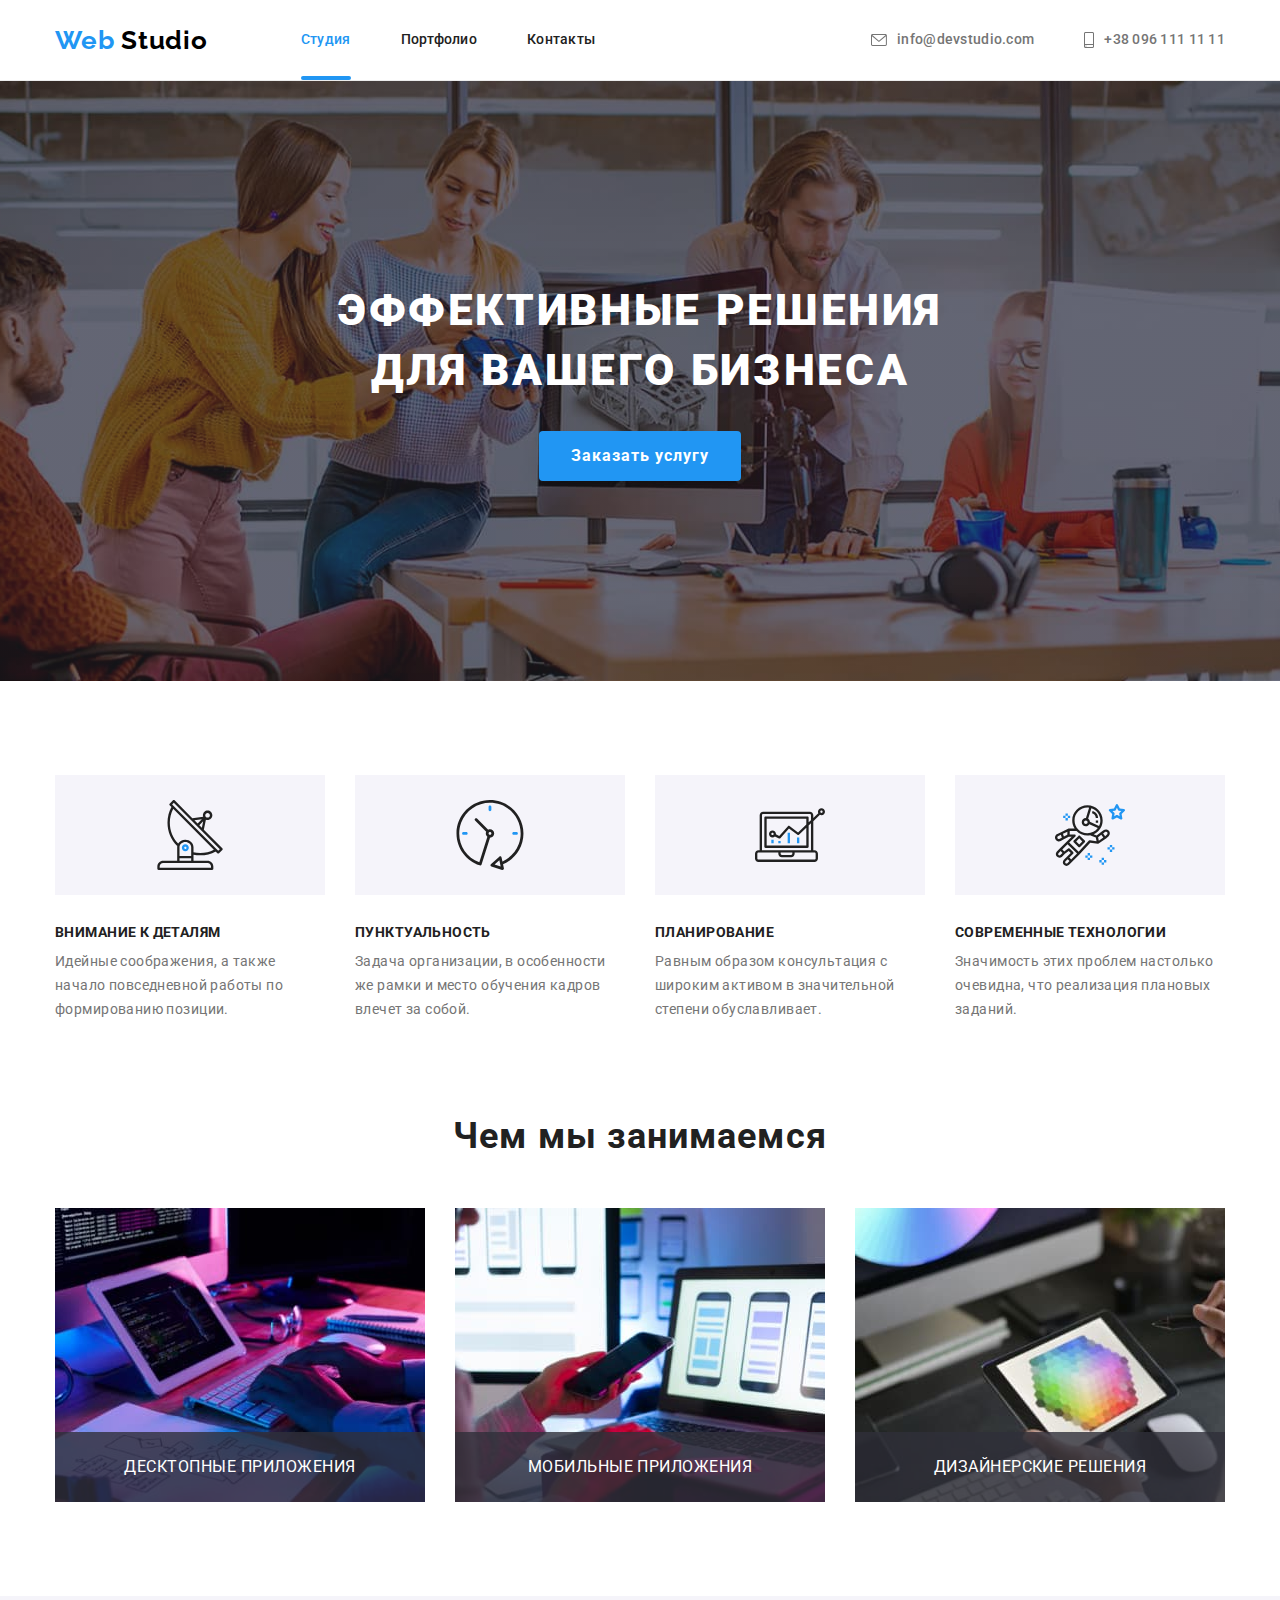
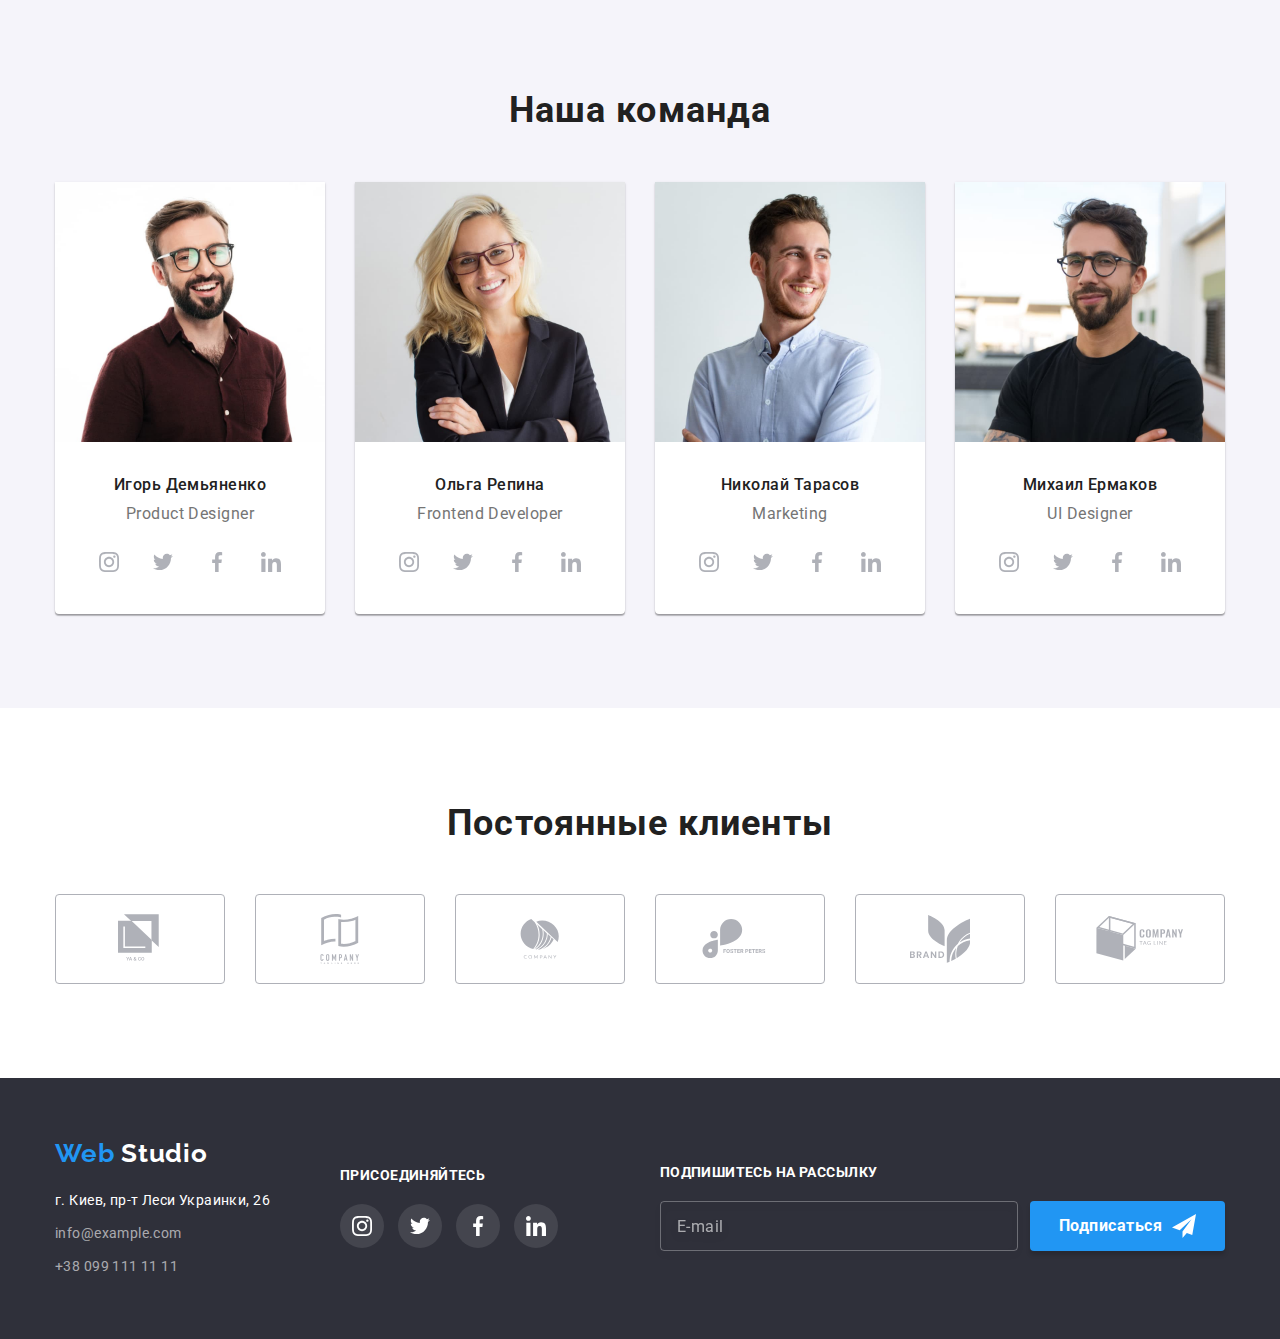
<file: index.html>
<!DOCTYPE html>
<html lang="ru">
  <head>
    <meta charset="UTF-8" />
    <meta name="viewport" content="width=device-width, initial-scale=1.0" />
    <title>Веб-Студия</title>
    <link
      rel="stylesheet"
      href="https://cdnjs.cloudflare.com/ajax/libs/modern-normalize/1.0.0/modern-normalize.min.css"
    />
    <link rel="stylesheet" href="./css/styles.css" />
    <link rel="preconnect" href="https://fonts.gstatic.com" />
    <link
      rel="stylesheet"
      href="https://fonts.googleapis.com/css2?family=Raleway:wght@700&family=Roboto:wght@400;500;700;900&display=swap"
    />
    <link rel="shortcut icon" href="./images/goit.png" type="image/png" />
  </head>

  <body>
    <!-- Шапка -->
    <header class="list">
      <div class="container">
        <!-- Лого-хедер -->
        <a href="./" class="logo-header list">
          <span class="logo-web-header list">Web</span>
          <span class="logo-studio-header list">Studio</span>
        </a>

        <!-- Навигация -->
        <nav class="list">
          <ul class="nav list">
            <li class="nav-item list">
              <a href="./index.html" class="menu-nav nav-mode list">Студия</a>
            </li>
            <li class="nav-item list">
              <a href="./portfolio.html" class="menu-nav list">Портфолио</a>
            </li>
            <li class="nav-item list">
              <a href="#contacts" class="menu-nav list">Контакты</a>
            </li>
          </ul>
        </nav>

        <!-- Контакты-хедер -->
        <ul class="contacts-header list">
          <li class="cont-item list">
            <a href="mailto:info@devstudio.com" class="menu-contacts list">
              <svg class="icon-email list">
                <use href="./images/sprite.svg#email"></use>
              </svg>
              info@devstudio.com</a
            >
          </li>
          <li class="cont-item list">
            <a href="tel:+380961111111" class="menu-contacts list">
              <svg class="icon-tel list">
                <use href="./images/sprite.svg#smartphone"></use>
              </svg>
              +38 096 111 11 11</a
            >
          </li>
        </ul>
      </div>
    </header>

    <!-- Main -->
    <main class="list">
      <!-- Эффективные решения -->
      <section class="section-title list">
        <div class="container">
          <h1 class="title list">
            Эффективные решения <br />для вашего бизнеса
          </h1>
          <button
            type="button"
            class="btn btn-studio button-primary list"
            data-modal-open
          >
            Заказать услугу
          </button>
        </div>
      </section>

      <!-- Преимущества -->
      <section class="section-main list">
        <div class="container">
          <h2 class="visually-hidden list">Преимущества</h2>
          <ul class="main-item list">
            <li class="main-text list">
              <div class="icon-title list">
                <svg class="icon-main list">
                  <use href="./images/sprite.svg#antenna"></use>
                </svg>
              </div>
              <h3 class="main list">Внимание к деталям</h3>
              <p class="text list">
                Идейные соображения, а также <br />начало повседневной работы по
                <br />формированию позиции.
              </p>
            </li>
            <li class="main-text list">
              <div class="icon-title list">
                <svg class="icon-main list">
                  <use href="./images/sprite.svg#clock"></use>
                </svg>
              </div>
              <h3 class="main list">Пунктуальность</h3>
              <p class="text list">
                Задача организации, в особенности <br />же рамки и место
                обучения кадров <br />влечет за собой.
              </p>
            </li>
            <li class="main-text list">
              <div class="icon-title list">
                <svg class="icon-main list">
                  <use href="./images/sprite.svg#diagram"></use>
                </svg>
              </div>
              <h3 class="main list">Планирование</h3>
              <p class="text list">
                Равным образом консультация с <br />широким активом в
                значительной <br />степени обуславливает.
              </p>
            </li>
            <li class="main-text list">
              <div class="icon-title list">
                <svg class="icon-main list">
                  <use href="./images/sprite.svg#astronaut"></use>
                </svg>
              </div>
              <h3 class="main list">Современные технологии</h3>
              <p class="text list">
                Значимость этих проблем настолько <br />очевидна, что реализация
                плановых <br />заданий.
              </p>
            </li>
          </ul>
        </div>
      </section>

      <!-- Чем занимаемся -->
      <section class="section-study list">
        <div class="container">
          <h2 class="study-title list">Чем мы занимаемся</h2>
          <ul class="study-item list">
            <li class="pic list">
              <div class="thumb list">
                <img
                  src="./images/box-1.jpg"
                  alt="Десктопные приложения"
                  width="370"
                />
                <div class="study-mode list">
                  <p class="mode list">Десктопные приложения</p>
                </div>
              </div>
            </li>
            <li class="pic list">
              <div class="thumb list">
                <img
                  src="./images/box-2.jpg"
                  alt="Мобильные прило270pxя"
                  width="370"
                />
                <div class="study-mode list">
                  <p class="mode list">Мобильные приложения</p>
                </div>
              </div>
            </li>
            <li class="pic list">
              <div class="thumb list">
                <img
                  src="./images/box-3.jpg"
                  alt="Дизайнерские решения"
                  width="370"
                />
                <div class="study-mode list">
                  <p class="mode list">Дизайнерские решения</p>
                </div>
              </div>
            </li>
          </ul>
        </div>
      </section>

      <!-- Наша команда -->
      <section class="section-team list">
        <div class="container">
          <h2 class="team-title list">Наша команда</h2>
          <ul class="team-item list">
            <li class="card list">
              <img
                src="./images/photo-1.jpg"
                alt="Фото Игоря Демьяненко"
                width="270"
              />
              <h3 class="name list">Игорь Демьяненко</h3>
              <p lang="en" class="name-text list">Product Designer</p>
              <ul class="list">
                <li class="icon-team list">
                  <a href="#" class="icon-socials list">
                    <svg class="icon-social-item list">
                      <use href="./images/sprite.svg#instagram"></use>
                    </svg>
                  </a>
                  <a href="#" class="icon-socials list">
                    <svg class="icon-social-item list">
                      <use href="./images/sprite.svg#twitter"></use>
                    </svg>
                  </a>
                  <a href="#" class="icon-socials list">
                    <svg class="icon-social-item list">
                      <use href="./images/sprite.svg#facebook"></use>
                    </svg>
                  </a>
                  <a href="#" class="icon-socials list">
                    <svg class="icon-social-item list">
                      <use href="./images/sprite.svg#linkedin"></use>
                    </svg>
                  </a>
                </li>
              </ul>
            </li>
            <li class="card list">
              <img
                src="./images/photo-2.jpg"
                alt="Фото Ольги Репиной"
                width="270"
              />
              <h3 class="name list">Ольга Репина</h3>
              <p lang="en" class="name-text list">Frontend Developer</p>
              <ul class="list">
                <li class="icon-team list">
                  <a href="#" class="icon-socials list">
                    <svg class="icon-social-item list">
                      <use href="./images/sprite.svg#instagram"></use>
                    </svg>
                  </a>
                  <a href="#" class="icon-socials list">
                    <svg class="icon-social-item list">
                      <use href="./images/sprite.svg#twitter"></use>
                    </svg>
                  </a>
                  <a href="#" class="icon-socials list">
                    <svg class="icon-social-item list">
                      <use href="./images/sprite.svg#facebook"></use>
                    </svg>
                  </a>
                  <a href="#" class="icon-socials list">
                    <svg class="icon-social-item list">
                      <use href="./images/sprite.svg#linkedin"></use>
                    </svg>
                  </a>
                </li>
              </ul>
            </li>
            <li class="card list">
              <img
                src="./images/photo-3.jpg"
                alt="Фото Николая Тарасова"
                width="270"
              />
              <h3 class="name list">Николай Тарасов</h3>
              <p lang="en" class="name-text list">Marketing</p>
              <ul class="list">
                <li class="icon-team list">
                  <a href="#" class="icon-socials list">
                    <svg class="icon-social-item list">
                      <use href="./images/sprite.svg#instagram"></use>
                    </svg>
                  </a>
                  <a href="#" class="icon-socials list">
                    <svg class="icon-social-item list">
                      <use href="./images/sprite.svg#twitter"></use>
                    </svg>
                  </a>
                  <a href="#" class="icon-socials list">
                    <svg class="icon-social-item list">
                      <use href="./images/sprite.svg#facebook"></use>
                    </svg>
                  </a>
                  <a href="#" class="icon-socials list">
                    <svg class="icon-social-item list">
                      <use href="./images/sprite.svg#linkedin"></use>
                    </svg>
                  </a>
                </li>
              </ul>
            </li>
            <li class="card list">
              <img
                src="./images/photo-4.jpg"
                alt="Фото Михаила Ермакова"
                width="270"
              />
              <h3 class="name list">Михаил Ермаков</h3>
              <p lang="en" class="name-text list">UI Designer</p>
              <ul class="list">
                <li class="icon-team list">
                  <a href="#" class="icon-socials list">
                    <svg class="icon-social-item list">
                      <use href="./images/sprite.svg#instagram"></use>
                    </svg>
                  </a>
                  <a href="#" class="icon-socials list">
                    <svg class="icon-social-item list">
                      <use href="./images/sprite.svg#twitter"></use>
                    </svg>
                  </a>
                  <a href="#" class="icon-socials list">
                    <svg class="icon-social-item list">
                      <use href="./images/sprite.svg#facebook"></use>
                    </svg>
                  </a>
                  <a href="#" class="icon-socials list">
                    <svg class="icon-social-item list">
                      <use href="./images/sprite.svg#linkedin"></use>
                    </svg>
                  </a>
                </li>
              </ul>
            </li>
          </ul>
        </div>
      </section>

      <!-- Постоянные клиенты -->
      <section class="section-clients list">
        <div class="container">
          <h2 class="clients-title list">Постоянные клиенты</h2>
          <ul class="list">
            <li class="icon-clients list">
              <a href="#" class="icon-company list">
                <svg class="icon-company-item list" width="45" height="50">
                  <use href="./images/sprite.svg#company-1"></use>
                </svg>
              </a>
              <a href="#" class="icon-company list">
                <svg class="icon-company-item list" width="40" height="50">
                  <use href="./images/sprite.svg#company-2"></use>
                </svg>
              </a>
              <a href="#" class="icon-company list">
                <svg class="icon-company-item list" width="40" height="40">
                  <use href="./images/sprite.svg#company-3"></use>
                </svg>
              </a>
              <a href="#" class="icon-company list">
                <svg class="icon-company-item list" width="80" height="40">
                  <use href="./images/sprite.svg#company-4"></use>
                </svg>
              </a>
              <a href="#" class="icon-company list">
                <svg class="icon-company-item list" width="60" height="50">
                  <use href="./images/sprite.svg#company-5"></use>
                </svg>
              </a>
              <a href="#" class="icon-company list">
                <svg class="icon-company-item list" width="90" height="45">
                  <use href="./images/sprite.svg#company-6"></use>
                </svg>
              </a>
            </li>
          </ul>
        </div>
      </section>
    </main>

    <!-- Футер -->
    <footer>
      <div class="container">
        <!-- Лого-футер -->
        <div class="list">
          <a href="./" class="logo-footer list">
            <span class="logo-web-footer list">Web</span>
            <span class="logo-studio-footer list">Studio</span>
          </a>

          <!-- Адрес -->
          <address class="list">
            <p class="address-text list">г. Киев, пр-т Леси Украинки, 26</p>
          </address>

          <!-- Контакты-футер -->
          <ul class="contacts-footer list">
            <li class="menu-cont-item list">
              <a href="mailto:info@example.com" class="menu-cont list"
                >info@example.com</a
              >
            </li>
            <li class="menu-cont-item list">
              <a href="tel:+380991111111" class="menu-cont list"
                >+38 099 111 11 11</a
              >
            </li>
          </ul>
        </div>

        <!-- Присоединяйтесь -->
        <div class="join list" id="contacts">
          <p class="social-join list">присоединяйтесь</p>
          <ul class="list">
            <li>
              <a href="#" class="icon-join list">
                <svg class="icon-social-footer list">
                  <use href="./images/sprite.svg#instagram"></use>
                </svg>
              </a>
              <a href="#" class="icon-join list">
                <svg class="icon-social-footer list">
                  <use href="./images/sprite.svg#twitter"></use>
                </svg>
              </a>
              <a href="#" class="icon-join list">
                <svg class="icon-social-footer list">
                  <use href="./images/sprite.svg#facebook"></use>
                </svg>
              </a>
              <a href="#" class="icon-join list">
                <svg class="icon-social-footer list">
                  <use href="./images/sprite.svg#linkedin"></use>
                </svg>
              </a>
            </li>
          </ul>
        </div>

        <!-- Подпишитесь на рассылку -->
        <div class="sub list">
          <p class="sub-title list">Подпишитесь на рассылку</p>
          <div class="input-footer list">
            <label for="footer-mail">
              <input
                class="sub-input"
                type="email"
                name="mail"
                id="footer-email"
                placeholder="E-mail"
              />
            </label>
            <button type="button" class="btn-sub list">
              Подписаться
              <svg class="icon-telegram">
                <use href="./images/sprite.svg#telegram"></use>
              </svg>
            </button>
          </div>
        </div>
      </div>
    </footer>

    <!-- Модальное окно -->

    <div class="backdrop is-hidden list" data-modal>
      <div class="modal list">
        <button class="modal-button list" data-modal-close>
          <svg class="icon-close">
            <use href="./images/sprite.svg#close"></use>
          </svg>
        </button>
        <div class="modal-container list">
          <h2 class="modal-name list">
            Оставьте свои данные, мы вам перезвоним
          </h2>
          <form class="form-container list">
            <div class="info-input list">
              <label for="name" class="modal-text list">Имя</label>
              <input
                class="modal-input list"
                type="text"
                name="name"
                id="name"
              />
              <svg class="modal-icon" width="18" height="18">
                <use href="./images/sprite.svg#people"></use>
              </svg>
            </div>
            <div class="info-input list">
              <label for="tel" class="modal-text list">Телефон</label>
              <input class="modal-input list" type="tel" name="tel" id="tel" />
              <svg class="modal-icon" width="18" height="18">
                <use href="./images/sprite.svg#telephone"></use>
              </svg>
            </div>
            <div class="info-input list">
              <label for="mail" class="modal-text list">Почта</label>
              <input
                class="modal-input list"
                type="mail"
                name="mail"
                id="mail"
              />
              <svg class="modal-icon" width="18" height="18">
                <use href="./images/sprite.svg#mail"></use>
              </svg>
            </div>
            <div class="info-input list">
              <label for="comment" class="modal-text">Комментарий</label>
              <textarea
                class="modal-textarea"
                name="comment"
                id="comment"
                cols="30"
                rows="10"
                placeholder="Введите текст"
              ></textarea>
            </div>
          </form>
          <div class="agree list">
            <label for="agree" class="modal-agree list">
              <input
                class="modal-checkbox visually-hidden list"
                type="checkbox"
                name="agree"
                id="agree"
              />
              <span class="checkbox-text list"
                >Соглашаюсь с рассылкой и принимаю
                <a href="#" class="checkbox-text-modal list">
                  Условия договора</a
                ></span
              >
            </label>
          </div>
          <button type="submit" class="modal-submit list">Отправить</button>
        </div>
      </div>
    </div>

    <script src="./js/modal.js"></script>
  </body>
</html>
</file>
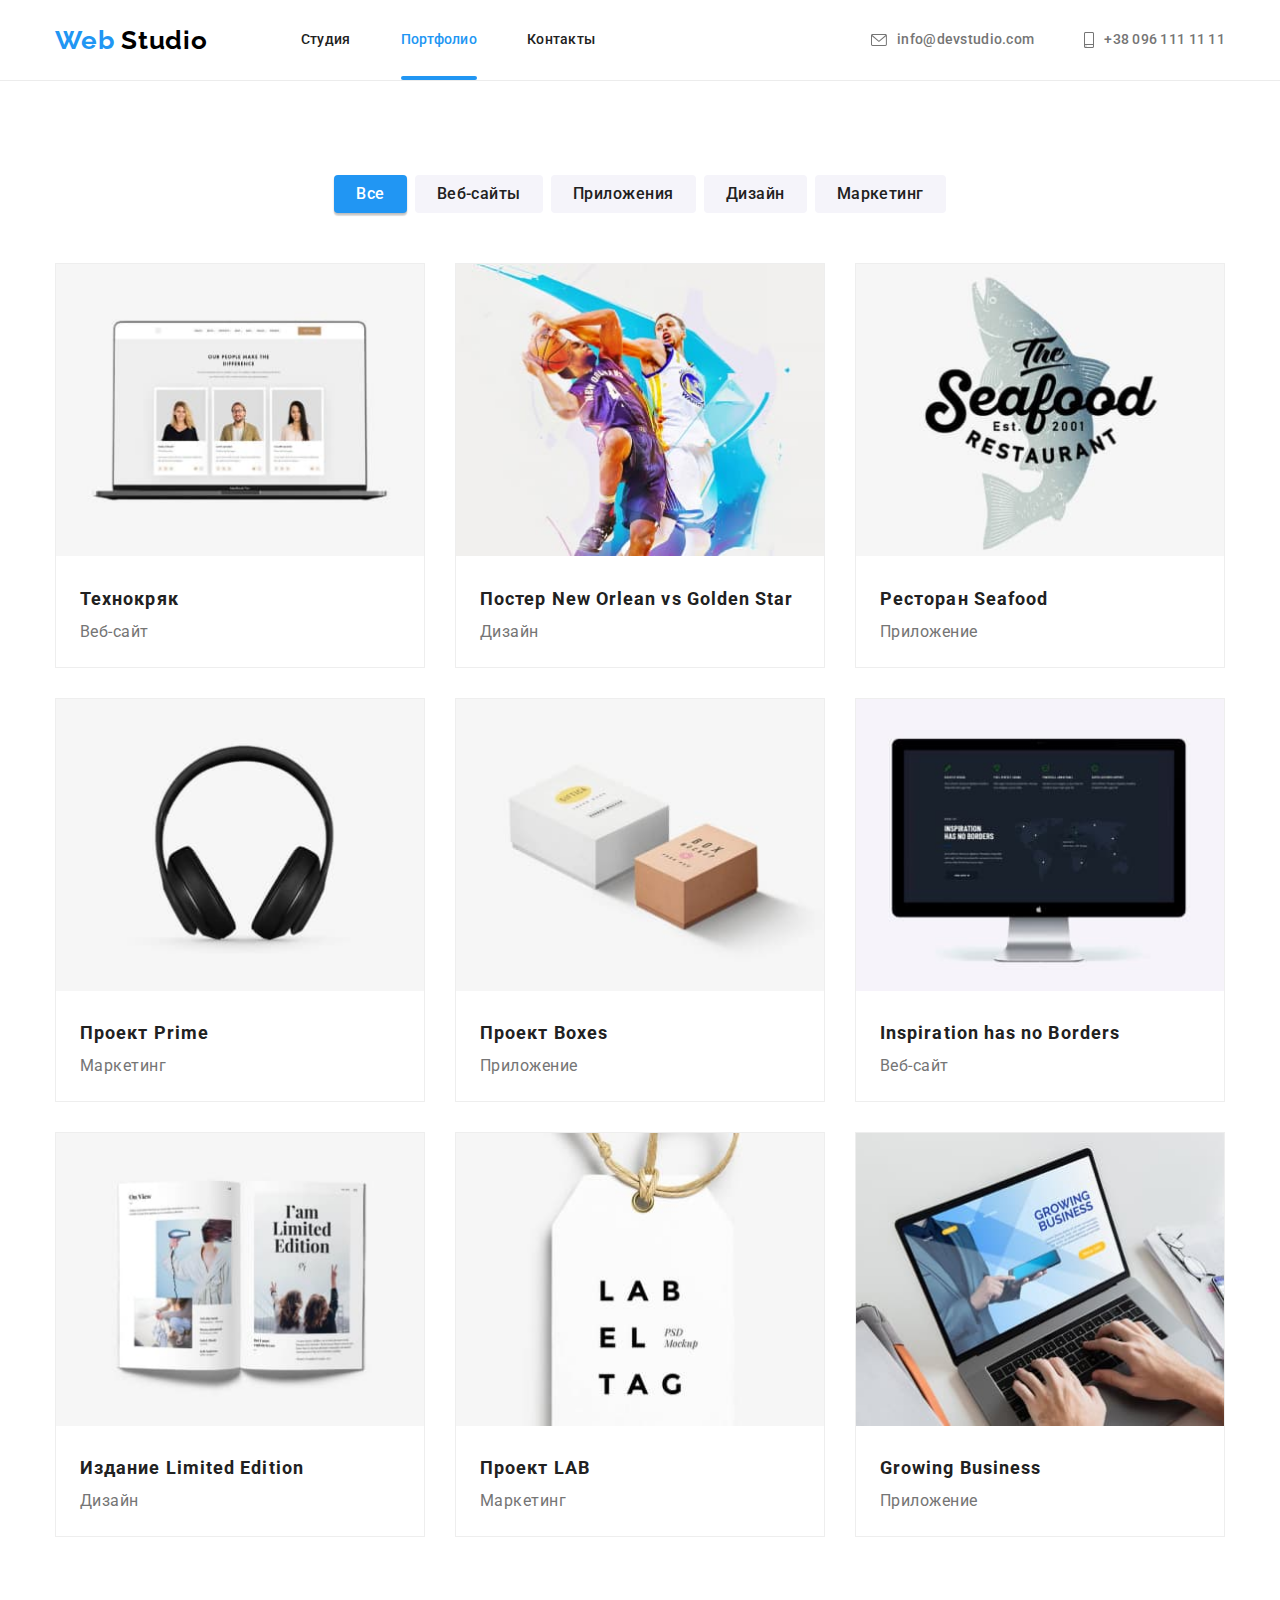
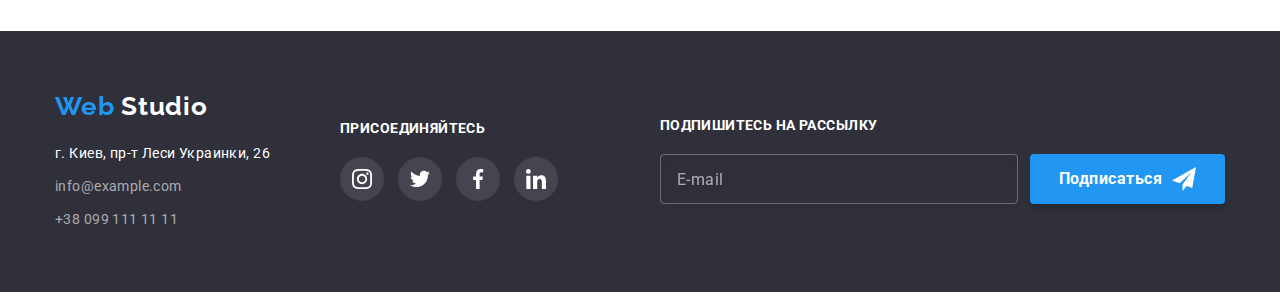
<file: portfolio.html>
<!DOCTYPE html>
<html lang="ru">
  <head>
    <meta charset="UTF-8" />
    <meta name="viewport" content="width=device-width, initial-scale=1.0" />
    <title>Портфолио</title>
    <link
      rel="stylesheet"
      href="https://cdnjs.cloudflare.com/ajax/libs/modern-normalize/1.0.0/modern-normalize.min.css"
    />
    <link rel="stylesheet" href="./css/styles.css" />
    <link rel="preconnect" href="https://fonts.gstatic.com" />
    <link
      rel="stylesheet"
      href="https://fonts.googleapis.com/css2?family=Raleway:wght@700&family=Roboto:wght@400;500;700;900&display=swap"
    />
    <link rel="shortcut icon" href="./images/goit.png" type="image/png" />
  </head>

  <body>
    <!-- Шапка -->
    <header class="list">
      <div class="container">
        <!-- Лого-хедер -->
        <a href="./" class="logo-header list">
          <span class="logo-web-header list">Web</span>
          <span class="logo-studio-header list">Studio</span>
        </a>

        <!-- Навигация -->
        <nav class="list">
          <ul class="nav list">
            <li class="nav-item list">
              <a href="./index.html" class="menu-nav list">Студия</a>
            </li>
            <li class="nav-item list">
              <a href="./portfolio.html" class="menu-nav nav-mode list"
                >Портфолио</a
              >
            </li>
            <li class="nav-item list">
              <a href="#contacts" class="menu-nav list">Контакты</a>
            </li>
          </ul>
        </nav>

        <!-- Контакты-хедер -->
        <ul class="contacts-header list">
          <li class="cont-item list">
            <a href="mailto:info@devstudio.com" class="menu-contacts list">
              <svg class="icon-email list">
                <use href="./images/sprite.svg#email"></use>
              </svg>
              info@devstudio.com</a
            >
          </li>
          <li class="cont-item list">
            <a href="tel:+380961111111" class="menu-contacts list">
              <svg class="icon-tel list">
                <use href="./images/sprite.svg#smartphone"></use>
              </svg>
              +38 096 111 11 11</a
            >
          </li>
        </ul>
      </div>
    </header>

    <!-- Main -->
    <main class="list">
      <!-- Портфолио -->
      <section class="section-work list">
        <div class="container">
          <!-- Кнопки -->
          <h1 class="visually-hidden list">Портфолио</h1>
          <ul class="btn-title list">
            <li class="btn-item list">
              <button type="button" class="btn-portfolio btn-nav list">
                Все
              </button>
            </li>
            <li class="btn-item list">
              <button type="button" class="btn-portfolio list">
                Веб-сайты
              </button>
            </li>
            <li class="btn-item list">
              <button type="button" class="btn-portfolio list">
                Приложения
              </button>
            </li>
            <li class="btn-item list">
              <button type="button" class="btn-portfolio list">Дизайн</button>
            </li>
            <li class="btn-item list">
              <button type="button" class="btn-portfolio list">
                Маркетинг
              </button>
            </li>
          </ul>

          <!-- Работы -->
          <h2 class="visually-hidden list">Наши работы</h2>
          <ul class="work-title list">
            <li class="work list">
              <a href="#" class="work-item list">
                <div class="work-img list">
                  <img
                    src="./images/img-1.jpg"
                    alt="Сайт Технокряк"
                    width="100%"
                  />
                  <div class="work-overlay list">
                    <div class="work-mode list">
                      <p class="list">
                        Технокряк это современная <br />
                        площадка распространения <br />
                        коронавируса. Компании <br />
                        используют эту платформу для <br />
                        цифрового шпионажа и атак на <br />
                        защищённые сервера конкурентов.
                      </p>
                    </div>
                  </div>
                </div>
                <div class="name-text-work list">
                  <h3 class="work-name list">Технокряк</h3>
                  <p class="work-text list">Веб-сайт</p>
                </div>
              </a>
            </li>
            <li class="work list">
              <a href="#" class="work-item list">
                <div class="work-img list">
                  <img
                    src="./images/img-2.jpg"
                    alt="Сайт Технокряк"
                    width="100%"
                  />
                  <div class="work-overlay list">
                    <div class="work-mode list">
                      <p class="list">
                        Технокряк это современная <br />
                        площадка распространения <br />
                        коронавируса. Компании <br />
                        используют эту платформу для <br />
                        цифрового шпионажа и атак на <br />
                        защищённые сервера конкурентов.
                      </p>
                    </div>
                  </div>
                </div>
                <div class="name-text-work list">
                  <h3 class="work-name list">
                    Постер New Orlean vs Golden Star
                  </h3>
                  <p class="work-text list">Дизайн</p>
                </div>
              </a>
            </li>
            <li class="work list">
              <a href="#" class="work-item list">
                <div class="work-img list">
                  <img
                    src="./images/img-3.jpg"
                    alt="Сайт Технокряк"
                    width="100%"
                  />
                  <div class="work-overlay list">
                    <div class="work-mode list">
                      <p class="list">
                        Технокряк это современная <br />
                        площадка распространения <br />
                        коронавируса. Компании <br />
                        используют эту платформу для <br />
                        цифрового шпионажа и атак на <br />
                        защищённые сервера конкурентов.
                      </p>
                    </div>
                  </div>
                </div>
                <div class="name-text-work list">
                  <h3 class="work-name list">Ресторан Seafood</h3>
                  <p class="work-text list">Приложение</p>
                </div>
              </a>
            </li>
            <li class="work list">
              <a href="#" class="work-item list">
                <div class="work-img list">
                  <img
                    src="./images/img-4.jpg"
                    alt="Сайт Технокряк"
                    width="100%"
                  />
                  <div class="work-overlay list">
                    <div class="work-mode list">
                      <p class="list">
                        Технокряк это современная <br />
                        площадка распространения <br />
                        коронавируса. Компании <br />
                        используют эту платформу для <br />
                        цифрового шпионажа и атак на <br />
                        защищённые сервера конкурентов.
                      </p>
                    </div>
                  </div>
                </div>
                <div class="name-text-work list">
                  <h3 class="work-name list">Проект Prime</h3>
                  <p class="work-text list">Маркетинг</p>
                </div>
              </a>
            </li>
            <li class="work list">
              <a href="#" class="work-item list">
                <div class="work-img list">
                  <img
                    src="./images/img-5.jpg"
                    alt="Сайт Технокряк"
                    width="100%"
                  />
                  <div class="work-overlay list">
                    <div class="work-mode list">
                      <p class="list">
                        Технокряк это современная <br />
                        площадка распространения <br />
                        коронавируса. Компании <br />
                        используют эту платформу для <br />
                        цифрового шпионажа и атак на <br />
                        защищённые сервера конкурентов.
                      </p>
                    </div>
                  </div>
                </div>
                <div class="name-text-work list">
                  <h3 class="work-name list">Проект Boxes</h3>
                  <p class="work-text list">Приложение</p>
                </div>
              </a>
            </li>
            <li class="work list">
              <a href="#" class="work-item list">
                <div class="work-img list">
                  <img
                    src="./images/img-6.jpg"
                    alt="Сайт Технокряк"
                    width="100%"
                  />
                  <div class="work-overlay list">
                    <div class="work-mode list">
                      <p class="list">
                        Технокряк это современная <br />
                        площадка распространения <br />
                        коронавируса. Компании <br />
                        используют эту платформу для <br />
                        цифрового шпионажа и атак на <br />
                        защищённые сервера конкурентов.
                      </p>
                    </div>
                  </div>
                </div>
                <div class="name-text-work list">
                  <h3 class="work-name list">Inspiration has no Borders</h3>
                  <p class="work-text list">Веб-сайт</p>
                </div>
              </a>
            </li>
            <li class="work list">
              <a href="#" class="work-item list">
                <div class="work-img list">
                  <img
                    src="./images/img-7.jpg"
                    alt="Сайт Технокряк"
                    width="100%"
                  />
                  <div class="work-overlay list">
                    <div class="work-mode list">
                      <p class="list">
                        Технокряк это современная <br />
                        площадка распространения <br />
                        коронавируса. Компании <br />
                        используют эту платформу для <br />
                        цифрового шпионажа и атак на <br />
                        защищённые сервера конкурентов.
                      </p>
                    </div>
                  </div>
                </div>
                <div class="name-text-work list">
                  <h3 class="work-name list">Издание Limited Edition</h3>
                  <p class="work-text list">Дизайн</p>
                </div>
              </a>
            </li>
            <li class="work list">
              <a href="#" class="work-item list">
                <div class="work-img list">
                  <img
                    src="./images/img-8.jpg"
                    alt="Сайт Технокряк"
                    width="100%"
                  />
                  <div class="work-overlay list">
                    <div class="work-mode list">
                      <p class="list">
                        Технокряк это современная <br />
                        площадка распространения <br />
                        коронавируса. Компании <br />
                        используют эту платформу для <br />
                        цифрового шпионажа и атак на <br />
                        защищённые сервера конкурентов.
                      </p>
                    </div>
                  </div>
                </div>
                <div class="name-text-work list">
                  <h3 class="work-name list">Проект LAB</h3>
                  <p class="work-text list">Маркетинг</p>
                </div>
              </a>
            </li>
            <li class="work list">
              <a href="#" class="work-item list">
                <div class="work-img list">
                  <img
                    src="./images/img-9.jpg"
                    alt="Сайт Технокряк"
                    width="100%"
                  />
                  <div class="work-overlay list">
                    <div class="work-mode list">
                      <p class="list">
                        Технокряк это современная <br />
                        площадка распространения <br />
                        коронавируса. Компании <br />
                        используют эту платформу для <br />
                        цифрового шпионажа и атак на <br />
                        защищённые сервера конкурентов.
                      </p>
                    </div>
                  </div>
                </div>
                <div class="name-text-work list">
                  <h3 class="work-name list">Growing Business</h3>
                  <p class="work-text list">Приложение</p>
                </div>
              </a>
            </li>
          </ul>
        </div>
      </section>
    </main>

    <!--Футер-->
    <footer>
      <div class="container">
        <!-- Лого-футер -->
        <div class="list">
          <a href="./" class="logo-footer list">
            <span class="logo-web-footer list">Web</span>
            <span class="logo-studio-footer list">Studio</span>
          </a>

          <!-- Адрес -->
          <address class="list">
            <p class="address-text list">г. Киев, пр-т Леси Украинки, 26</p>
          </address>

          <!-- Контакты-футер -->
          <ul class="contacts-footer list">
            <li class="menu-cont-item list">
              <a href="mailto:info@example.com" class="menu-cont list"
                >info@example.com</a
              >
            </li>
            <li class="menu-cont-item list">
              <a href="tel:+380991111111" class="menu-cont list"
                >+38 099 111 11 11</a
              >
            </li>
          </ul>
        </div>

        <!-- Присоединяйтесь -->
        <div class="join list" id="contacts">
          <p class="social-join list">присоединяйтесь</p>
          <ul class="list">
            <li>
              <a href="#" class="icon-join list">
                <svg class="icon-social-footer list">
                  <use href="./images/sprite.svg#instagram"></use>
                </svg>
              </a>
              <a href="#" class="icon-join list">
                <svg class="icon-social-footer list">
                  <use href="./images/sprite.svg#twitter"></use>
                </svg>
              </a>
              <a href="#" class="icon-join list">
                <svg class="icon-social-footer list">
                  <use href="./images/sprite.svg#facebook"></use>
                </svg>
              </a>
              <a href="#" class="icon-join list">
                <svg class="icon-social-footer list">
                  <use href="./images/sprite.svg#linkedin"></use>
                </svg>
              </a>
            </li>
          </ul>
        </div>

        <!-- Подпишитесь на рассылку -->
        <div class="sub list">
          <p class="sub-title list">Подпишитесь на рассылку</p>
          <div class="input-footer list">
            <label for="footer-mail">
              <input
                class="sub-input"
                type="email"
                name="mail"
                id="footer-email"
                placeholder="E-mail"
              />
            </label>
            <button type="button" class="btn-sub list">
              Подписаться
              <svg class="icon-telegram">
                <use href="./images/sprite.svg#telegram"></use>
              </svg>
            </button>
          </div>
        </div>
      </div>
    </footer>
  </body>
</html>
</file>
<file: css/styles.css>
:root {
  --main-color: #ffffff;
  --sec-background-color: #2f303a;
  --add-color: #2196f3;
  --help-color: #000000;
  --nav-color: #212121;
  --text-color: #757575;
  --team-background-color: #f5f4fa;
  --social-color: #afb1b8;
  --contacts-color: rgba(255, 255, 255, 0.6);
  --timing-function: cubic-bezier(0.4, 0, 0.2, 1);
}

/* Студия */

body {
  font-family: Roboto;

  background: var(--main-color);
}

.list {
  margin: 0px;
  padding: 0px;

  text-decoration: none;
  list-style: none;
}

.container {
  width: 1200px;
  padding: 0 15px;
  margin: 0 auto;
}

.visually-hidden {
  position: absolute;
  clip: rect(0 0 0 0);
  width: 1px;
  height: 1px;
  margin: -1px;
}
/* Шапка */

header {
  border-bottom: 1px solid #ececec;

  background-color: var(--main-color);
}

header > .container {
  display: flex;

  align-items: center;
}

/* Лого-хедер */

.logo-header {
  margin-right: 93px;

  font-family: Raleway;
  font-weight: bold;
  font-size: 26px;
  line-height: 1.19;
  letter-spacing: 0.03em;
}

.logo-web-header {
  color: var(--add-color);
}

.logo-studio-header {
  color: var(--help-color);
}

/* Навигация */

.nav {
  display: flex;
}

.nav > .nav-item:not(:last-child) {
  margin-right: 50px;
}

.menu-nav {
  position: relative;

  display: block;
  padding: 32px 0;

  font-weight: 500;
  font-size: 14px;
  line-height: 1.14;
  letter-spacing: 0.02em;

  color: var(--nav-color);

  transition: color 250ms var(--timing-function);
}

.nav-mode,
.menu-nav:hover,
.menu-nav:focus {
  color: var(--add-color);
}

.menu-nav::after {
  content: "";

  position: absolute;
  left: 0;
  bottom: 0;

  display: block;
  width: 100%;
  height: 4px;
  border-radius: 2px;

  background-color: var(--add-color);

  opacity: 0;

  transition: opacity 250ms var(--timing-function);
}

.nav-mode.menu-nav::after,
.menu-nav:hover::after,
.menu-nav:focus::after {
  opacity: 1;
}

/* Контакты-хедер */

.contacts-header {
  display: flex;
  margin-left: auto;
}

.contacts-header > .cont-item:not(:last-child) {
  margin-right: 50px;
}

.menu-contacts {
  display: flex;

  align-items: center;

  font-weight: 500;
  font-size: 14px;
  line-height: 1.14;
  letter-spacing: 0.02em;

  color: var(--text-color);

  transition: color 250ms var(--timing-function);
}

.menu-contacts:hover,
.menu-contacts:focus {
  color: var(--add-color);
}

.icon-email {
  width: 16px;
  height: 12px;
  margin-right: 10px;

  fill: currentColor;
}

.icon-tel {
  width: 10px;
  height: 16px;
  margin-right: 10px;

  fill: currentColor;
}

/* Main */

/* Эффективные решения */

.section-title {
  padding: 200px 0;

  text-align: center;

  background-image: radial-gradient(
      ellipse at center,
      rgba(47, 48, 58, 0.4),
      rgba(47, 48, 58, 0.4)
    ),
    url(../images/main.jpg);
  background-position: center;
  background-repeat: no-repeat;
}

.title {
  margin-bottom: 30px;

  font-weight: 900;
  font-size: 44px;
  line-height: 1.36;
  letter-spacing: 0.06em;
  text-transform: uppercase;

  color: var(--main-color);
}

.btn {
  border: transparent;
  outline: transparent;

  cursor: pointer;

  box-shadow: 0px 4px 4px rgba(0, 0, 0, 0.15);
  border-radius: 4px;

  background: var(--add-color);
}

.btn-studio {
  padding: 10px 32px;

  font-weight: bold;
  font-size: 16px;
  line-height: 1.87;
  letter-spacing: 0.06em;

  color: var(--main-color);
}

/* Преимущества */

.section-main {
  padding: 94px 0;
}

.main-item {
  display: flex;
  flex-wrap: wrap;
  margin-right: -30px;
}

.main-text {
  margin-right: 30px;
  flex-basis: calc(100% / 4 - 30px);
}

.icon-title {
  display: flex;
  margin-bottom: 30px;
  width: 270px;
  height: 120px;

  justify-content: center;
  align-items: center;

  background-color: var(--team-background-color);
}

.icon-main {
  width: 70px;
  height: 70px;
}

.main {
  margin-bottom: 10px;

  font-weight: bold;
  font-size: 14px;
  line-height: 1.14;
  letter-spacing: 0.03em;
  text-transform: uppercase;

  color: var(--nav-color);
}

.text {
  font-size: 14px;
  line-height: 1.71;
  letter-spacing: 0.03em;

  color: var(--text-color);
}

/* Чем занимаемся */

.section-study {
  padding-bottom: 94px;
}

.study-title {
  margin-bottom: 50px;

  font-weight: bold;
  font-size: 36px;
  line-height: 1.16;
  text-align: center;
  letter-spacing: 0.03em;

  color: var(--nav-color);
}

.study-item {
  display: flex;
  flex-wrap: wrap;
  margin-right: -30px;
}

.pic {
  margin-right: 30px;
  flex-basis: calc(100% / 3 - 30px);
}

.thumb {
  position: relative;

  display: flex;
}

.study-mode {
  position: absolute;

  bottom: 0px;

  background: rgba(47, 48, 58, 0.8);
}

.mode {
  padding: 27px 0;
  margin: 0px;
  width: 370px;

  text-align: center;
  line-height: 16px;
  letter-spacing: 0.03em;
  text-transform: uppercase;

  color: var(--main-color);
}

/* Наша команда */

.section-team {
  padding: 94px 0;

  background: var(--team-background-color);
}

.team-title {
  margin-bottom: 50px;

  font-weight: bold;
  font-size: 36px;
  line-height: 1.16;
  text-align: center;
  letter-spacing: 0.03em;

  color: var(--nav-color);
}

.team-item {
  display: flex;
  flex-wrap: wrap;
  margin-right: -30px;
}

.card {
  margin-right: 30px;
  flex-basis: calc(100% / 4 - 30px);

  box-shadow: 0px 1px 3px rgba(0, 0, 0, 0.12), 0px 1px 1px rgba(0, 0, 0, 0.14),
    0px 2px 1px rgba(0, 0, 0, 0.2);
  border-radius: 0px 0px 4px 4px;

  background: var(--main-color);
}

.name {
  padding-top: 30px;
  padding-bottom: 10px;

  font-weight: 500;
  font-size: 16px;
  line-height: 1.18;
  text-align: center;
  letter-spacing: 0.03em;

  color: var(--nav-color);
}

.name-text {
  padding-bottom: 16px;

  font-size: 16px;
  line-height: 1.18;
  text-align: center;
  letter-spacing: 0.03em;

  color: var(--text-color);
}

.icon-team {
  display: inline-flex;
  padding: 0 32px 30px;
}

.icon-socials {
  display: inline-flex;
  width: 44px;
  height: 44px;

  justify-content: center;
  align-items: center;

  border-radius: 50%;

  color: var(--social-color);

  transition: color 250ms var(--timing-function);
  transition: background-color 250ms var(--timing-function);
}

.icon-socials:not(:last-child) {
  margin-right: 10px;
}

.icon-socials:hover,
.icon-socials:focus {
  background-color: var(--add-color);
  color: var(--main-color);
}

.icon-social-item {
  width: 20px;
  height: 20px;

  fill: currentColor;
}

/* Постоянные клиенты */

.section-clients {
  padding: 94px 0;
}

.clients-title {
  margin-bottom: 50px;

  font-weight: bold;
  font-size: 36px;
  line-height: 42px;
  text-align: center;
  letter-spacing: 0.03em;

  color: var(--nav-color);
}

.icon-clients {
  display: flex;

  justify-content: center;
  align-items: center;
}

.icon-company {
  display: flex;
  width: 170px;
  height: 90px;

  justify-content: center;
  align-items: center;

  border: 1px solid var(--social-color);
  border-radius: 4px;
  box-sizing: border-box;

  color: var(--social-color);

  transition: color 250ms var(--timing-function);
  transition: border-color 250ms var(--timing-function);
}

.icon-company:not(:last-child) {
  margin-right: 30px;
}

.icon-company:hover,
.icon-company:focus {
  border-color: var(--add-color);
  color: var(--add-color);
}

.icon-company-item {
  fill: currentColor;
}

/* Футер */

footer {
  padding: 60px 0;

  background: var(--sec-background-color);
}

footer > .container {
  display: flex;
}

/* Лого-футер */

.logo-footer {
  display: inline-block;
  margin-bottom: 20px;

  font-family: Raleway;
  font-weight: bold;
  font-size: 26px;
  line-height: 1.19;
  letter-spacing: 0.03em;
}

.logo-web-footer {
  color: var(--add-color);
}

.logo-studio-footer {
  color: var(--main-color);
}

/* Адрес */

.address-text {
  margin-bottom: 9px;

  font-style: normal;
  font-weight: normal;
  font-size: 14px;
  line-height: 1.71;
  letter-spacing: 0.03em;

  color: var(--main-color);
}

/* Контакты-футер */

.contacts-footer > .menu-cont-item:not(:last-child) {
  margin-bottom: 9px;
}

.menu-cont {
  font-size: 14px;
  line-height: 1.71;
  letter-spacing: 0.03em;

  color: var(--contacts-color);

  transition: color 250ms var(--timing-function);
}

.menu-cont:hover,
.menu-cont:focus {
  color: var(--add-color);
}

/* Присоединяйтесь */

.join {
  display: inline-block;
  align-self: center;
  margin-left: 70px;
}

.social-join,
.sub-title {
  margin-bottom: 20px;

  font-weight: bold;
  font-size: 14px;
  line-height: 1.14;
  letter-spacing: 0.03em;
  text-transform: uppercase;

  color: var(--main-color);
}

.icon-join {
  display: inline-flex;
  width: 44px;
  height: 44px;

  justify-content: center;
  align-items: center;

  border-radius: 50%;
  background-color: rgba(255, 255, 255, 0.1);

  color: var(--main-color);

  transition: background-color 250ms var(--timing-function);
}

.icon-join:not(:last-child) {
  margin-right: 10px;
}

.icon-join:hover,
.icon-join:focus {
  background-color: var(--add-color);
}

.icon-social-footer {
  width: 20px;
  height: 20px;

  fill: currentColor;
}

/* Подпишитесь на рассылку */

.sub {
  align-self: center;
  margin-left: auto;
}

.input-footer {
  display: flex;
}

.sub-input {
  width: 358px;
  height: 50px;
  padding-left: 16px;

  font-weight: 400;
  font-size: 16px;
  line-height: 1.25;
  letter-spacing: 0.03em;

  box-sizing: border-box;

  outline: transparent;

  filter: drop-shadow(0px 4px 4px rgba(0, 0, 0, 0.15));
  border-radius: 4px;

  color: var(--main-color);
  background-color: transparent;
  border: 1px solid rgba(255, 255, 255, 0.3);

  transition: border-color 250ms var(--timing-function);
}

.sub-input:hover,
.sub-input:focus {
  border-color: var(--add-color);
}

.sub-input::placeholder {
  font-size: 16px;
  line-height: 1.25;

  display: flex;
  align-items: center;

  color: rgba(255, 255, 255, 0.6);
}

.btn-sub {
  font-size: 16px;
  line-height: 1.87;
  font-weight: 700;
  letter-spacing: 0.03em;

  display: flex;
  padding: 10px 29px;
  margin-left: 12px;

  align-items: center;
  justify-content: center;

  border: transparent;
  outline: transparent;
  border-style: none;

  border-radius: 4px;
  cursor: pointer;

  color: var(--main-color);
  background-color: var(--add-color);
  box-shadow: 0px 4px 4px rgba(0, 0, 0, 0.15);
}

.icon-telegram {
  margin-left: 10px;
  width: 24px;
  height: 24px;

  fill: currentColor;
}

/*Портфолио*/

/* Кнопки */

.section-work {
  padding: 94px 0;
}

.btn-title {
  display: flex;
  margin-bottom: 50px;

  justify-content: center;
}

.btn-title > .btn-item:not(:last-child) {
  margin-right: 8px;
}

.btn-portfolio {
  padding: 6px 22px;

  font-weight: 500;
  font-size: 16px;
  line-height: 1.62;
  text-align: center;
  letter-spacing: 0.03em;

  border: transparent;
  outline: transparent;

  cursor: pointer;

  border-radius: 4px;

  background: var(--team-background-color);

  color: var(--nav-color);

  transition: box-shadow 250ms var(--timing-function);
  transition: background-color 250ms var(--timing-function);
  transition: color 250ms var(--timing-function);
}

.btn-portfolio:hover,
.btn-portfolio:focus,
.btn-nav {
  background-color: var(--add-color);
  box-shadow: 0px 3px 1px rgba(0, 0, 0, 0.1), 0px 1px 2px rgba(0, 0, 0, 0.08),
    0px 2px 2px rgba(0, 0, 0, 0.12);
  color: var(--main-color);
}

/* Работы */

.work-title {
  display: flex;
  flex-wrap: wrap;
  margin-right: -30px;
  margin-bottom: -30px;
}

.work {
  margin-right: 30px;
  margin-bottom: 30px;
  flex-basis: calc(100% / 3 - 30px);

  border: 1px solid #eeeeee;
  box-sizing: border-box;
  background: var(--main-color);
}

.work-item {
  display: block;

  transition: box-shadow 250ms var(--timing-function);
}

.work-item:hover,
.work-item:focus {
  box-shadow: 0px 1px 1px rgba(0, 0, 0, 0.12), 0px 4px 4px rgba(0, 0, 0, 0.06),
    1px 4px 6px rgba(0, 0, 0, 0.16);
}

.work-img {
  position: relative;

  overflow: hidden;
}

.work-overlay {
  position: absolute;
  top: 100%;
  left: 0;

  width: 100%;
  height: 100%;

  opacity: 0.9;

  background-color: var(--add-color);

  transform: translateY(0);

  transition: transform 250ms var(--timing-function);
}

.work-item:hover .work-overlay,
.work-item:focus .work-overlay {
  transform: translateY(-100%);
}

.work-mode {
  position: absolute;

  padding: 63px 24px;

  font-size: 18px;
  line-height: 1.56;

  letter-spacing: 0.03em;

  color: var(--main-color);
}

.name-text-work {
  padding: 20px 24px;
}

.work-name {
  font-weight: bold;
  font-size: 18px;
  line-height: 2;
  letter-spacing: 0.06em;

  color: var(--nav-color);
}

.work-text {
  font-size: 16px;
  line-height: 1.87;
  letter-spacing: 0.03em;

  color: var(--text-color);
}

/* Модальное окно */

.backdrop {
  position: fixed;
  top: 0;
  left: 0;

  width: 100%;
  height: 100%;

  background-color: rgba(0, 0, 0, 0.5);

  opacity: 1;

  transition: opacity 250ms cubic-bezier(0.4, 0, 0.2, 1);
}

.backdrop.is-hidden {
  opacity: 0;

  pointer-events: none;
}

.backdrop.is-hidden .modal {
  transform: translate(-50%, -50%) scale(0.9);
}

.modal {
  position: absolute;
  top: 50%;
  left: 50%;

  width: 528px;
  height: 581px;

  box-shadow: 0px 1px 3px rgba(0, 0, 0, 0.12), 0px 1px 1px rgba(0, 0, 0, 0.14),
    0px 2px 1px rgba(0, 0, 0, 0.2);
  border-radius: 4px;

  background-color: var(--main-color);

  transform: translate(-50%, -50%) scale(1);
  transition: transform 250ms cubic-bezier(0.4, 0, 0.2, 1);
}

.modal-button {
  position: absolute;
  right: 0;

  margin-top: 8px;
  margin-right: 8px;
  padding: 6px;
  width: 30px;
  height: 30px;

  box-sizing: border-box;
  outline: transparent;

  cursor: pointer;

  border: 1px solid rgba(0, 0, 0, 0.1);
  border-radius: 50%;

  background-color: var(--main-color);
}

.icon-close {
  width: 11px;
  height: 11px;

  fill: currentColor;
}

.modal-button {
  transition: color 250ms var(--timing-function);
}

.modal-button:hover,
.modal-button:focus {
  color: var(--add-color);
}

.modal-container {
  padding: 40px;
}

.modal-name {
  margin-bottom: 12px;

  font-weight: bold;
  font-size: 20px;
  line-height: 23px;
  text-align: center;
  letter-spacing: 0.03em;

  color: var(--nav-color);
}

.form-container {
  margin-bottom: 10px;
}

.modal-text {
  margin-bottom: 4px;
  font-size: 12px;
  line-height: 1.16;

  color: var(--text-color);
}

.modal-input {
  height: 40px;
  padding-left: 42px;
  font-size: 14px;
  line-height: 1.14;

  box-sizing: border-box;

  border-radius: 4px;

  border: 1px solid rgba(33, 33, 33, 0.2);

  transition: border-color 250ms var(--timing-function);
}

.modal-input:hover,
.modal-input:focus {
  border-color: var(--add-color);
  outline: transparent;
}

.info-input {
  position: relative;

  display: flex;
  margin-bottom: 10px;
  flex-direction: column;
}

.modal-icon {
  position: absolute;
  top: 50%;
  left: 12px;

  transition: fill 250ms var(--timing-function);

  fill: currentColor;
}

.modal-input:hover + .modal-icon,
.modal-input:focus + .modal-icon {
  fill: var(--add-color);
}

.modal-textarea {
  resize: none;
  height: 120px;

  padding: 12px 16px;
  font-size: 14px;
  line-height: 1.14;

  border: 1px solid rgba(33, 33, 33, 0.2);
  box-sizing: border-box;
  border-radius: 4px;

  transition: border-color 250ms var(--timing-function);
}

.modal-textarea::placeholder {
  font-size: 14px;
  line-height: 1.16;

  color: rgba(117, 117, 117, 0.5);
}

.modal-textarea:hover,
.modal-textarea:focus {
  border-color: var(--add-color);
  outline: transparent;
}

.agree {
  margin-bottom: 30px;
  display: flex;
  justify-content: center;
}

.modal-agree {
  display: flex;
  align-items: center;
  font-size: 14px;
  line-height: 1.71;

  color: var(--text-color);
}

.modal-checkbox ~ .checkbox-text::before {
  content: "";
  display: inline-flex;
  width: 16px;
  height: 15px;
  margin-right: 8px;

  border: 2px solid var(--nav-color);
  border-radius: 4px;
}

.modal-checkbox:checked + .checkbox-text::before {
  background-position: center;
  background-image: url(../images/check.svg);
  background-size: contain;
  background-origin: border-box;

  border: 2px solid var(--add-color);
  background-color: var(--add-color);
}

.checkbox-text::before {
  transition: background-position 250ms var(--timing-function);
  transition: background-image 250ms var(--timing-function);
  transition: border 250ms var(--timing-function);
  transition: background-color 250ms var(--timing-function);
}

.checkbox-text:hover::before,
.checkbox-text:focus::before {
  background-position: center;
  background-image: url(../images/check.svg);
  border: 2px solid var(--add-color);
  background-color: var(--add-color);
}

.checkbox-text-modal {
  display: inline-flex;
  font-size: 14px;
  line-height: 1.71;

  color: var(--add-color);
}

.modal-submit {
  margin: 0 auto;
  padding: 10px 55px;
  display: flex;
  align-items: center;
  text-align: center;

  font-size: 16px;
  line-height: 1.87;
  font-weight: 700;

  border-radius: 4px;

  border: transparent;
  outline: transparent;
  border-style: none;

  cursor: pointer;

  color: var(--main-color);
  background-color: var(--add-color);
  box-shadow: 0px 4px 4px rgba(0, 0, 0, 0.15);
}
</file>
